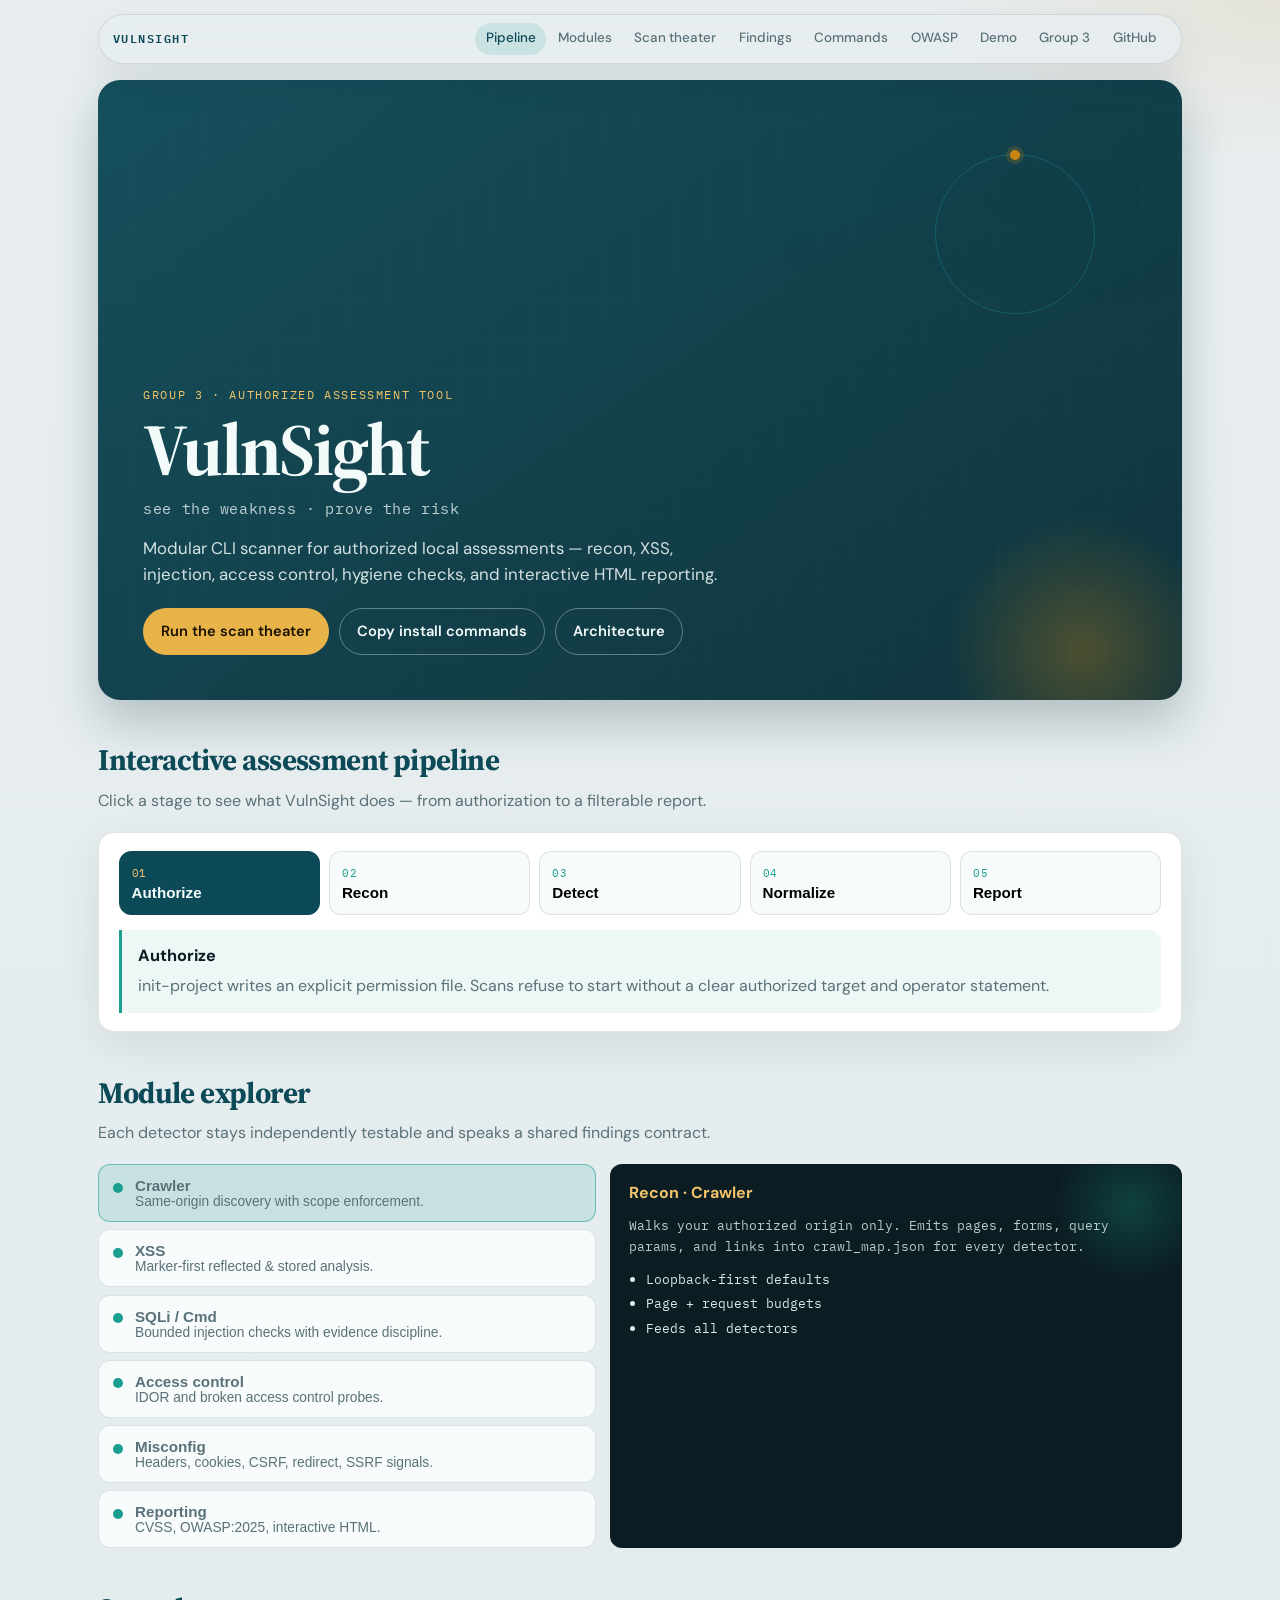
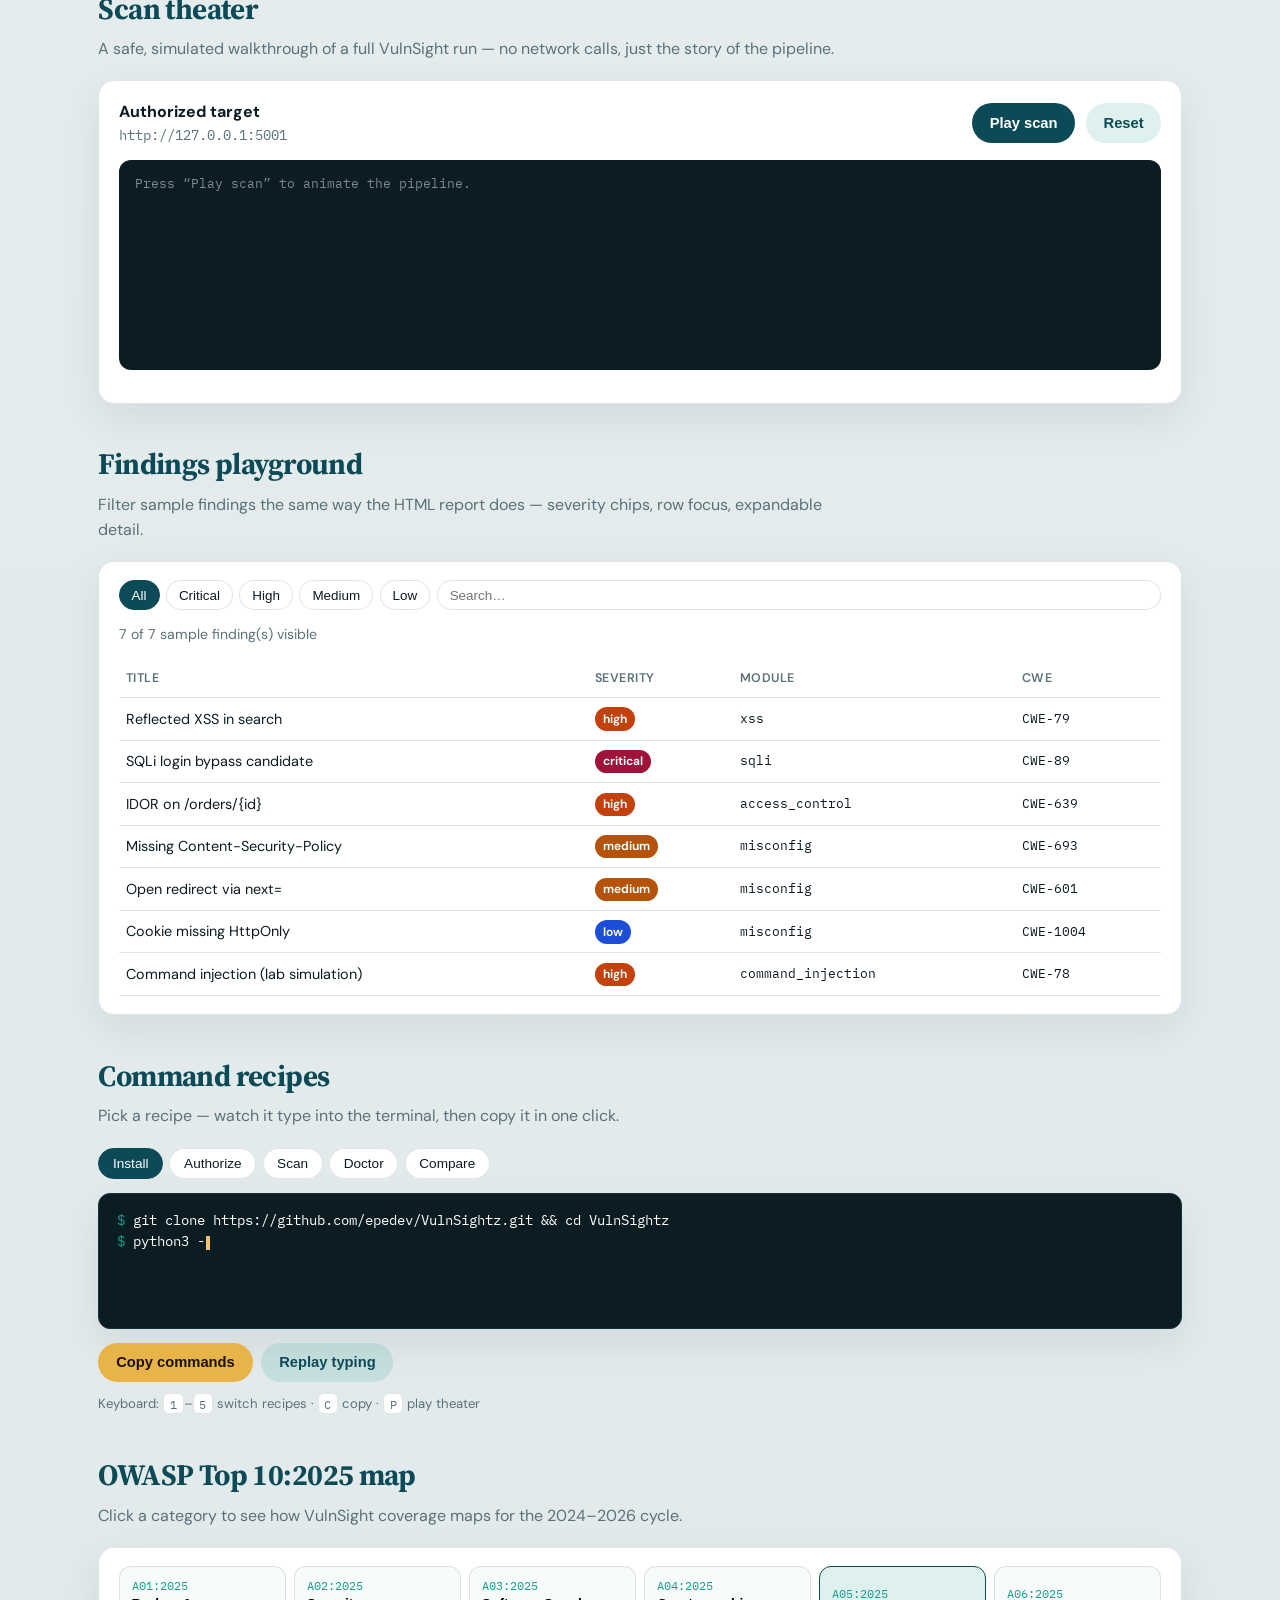
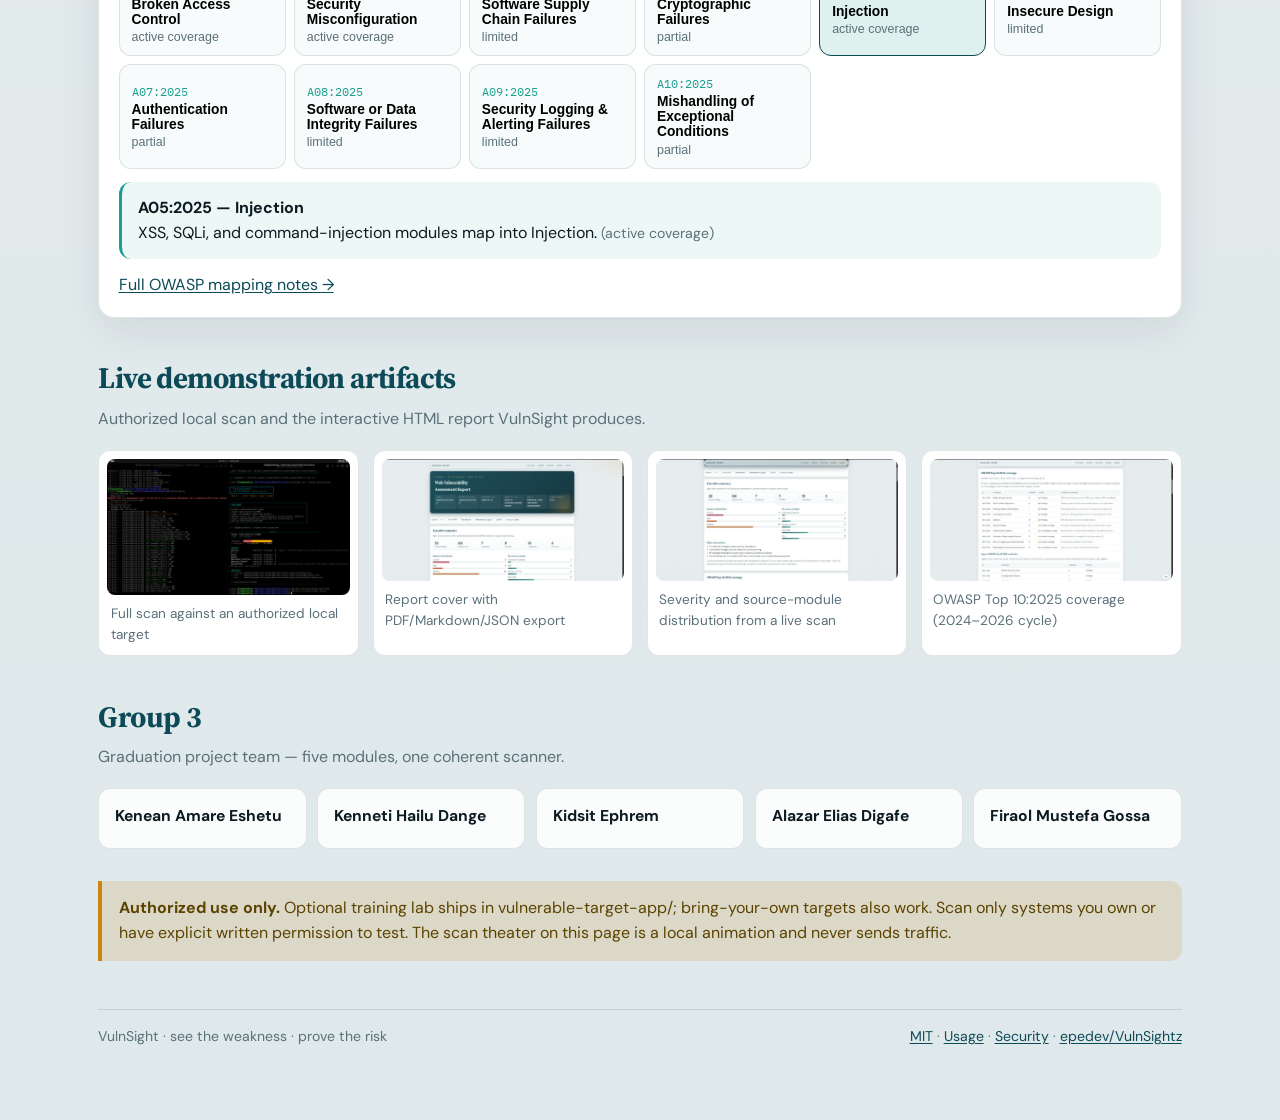
<file: docs/index.html>
<!DOCTYPE html>
<html lang="en">
<head>
  <meta charset="utf-8">
  <meta name="viewport" content="width=device-width, initial-scale=1">
  <title>VulnSight — see the weakness · prove the risk</title>
  <meta name="description" content="Interactive docs for VulnSight: authorized modular web vulnerability scanner by Group 3.">
  <link rel="preconnect" href="https://fonts.googleapis.com">
  <link rel="preconnect" href="https://fonts.gstatic.com" crossorigin>
  <link href="https://fonts.googleapis.com/css2?family=DM+Sans:ital,opsz,wght@0,9..40,400;0,9..40,500;0,9..40,600;0,9..40,700;1,9..40,400&family=IBM+Plex+Mono:wght@400;500;600&family=Source+Serif+4:opsz,wght@8..60,600;8..60,700&display=swap" rel="stylesheet">
  <style>
    :root {
      --ink: #0c1b22;
      --muted: #5a7179;
      --line: rgba(12, 40, 48, 0.12);
      --brand: #0d4a57;
      --accent: #1a9e8f;
      --accent-soft: rgba(26, 158, 143, 0.14);
      --amber: #c98512;
      --amber-soft: rgba(201, 133, 18, 0.16);
      --paper: #e8eef0;
      --paper-deep: #dfe8ea;
      --card: #ffffff;
      --shadow: 0 14px 40px rgba(12, 27, 34, 0.08);
      --crit: #9f1239;
      --high: #c2410c;
      --med: #b45309;
      --low: #1d4ed8;
      --info: #475569;
      --radius: 16px;
    }
    * { box-sizing: border-box; }
    html { scroll-behavior: smooth; }
    body {
      margin: 0;
      font-family: "DM Sans", "Segoe UI", sans-serif;
      color: var(--ink);
      background:
        radial-gradient(900px 420px at 8% -10%, rgba(26,158,143,0.16), transparent 55%),
        radial-gradient(700px 340px at 100% 0%, rgba(201,133,18,0.10), transparent 50%),
        linear-gradient(180deg, var(--paper) 0%, var(--paper-deep) 100%);
      line-height: 1.55;
      min-height: 100vh;
    }
    a { color: var(--brand); text-underline-offset: 2px; }
    a:hover { color: var(--accent); }
    code, .mono { font-family: "IBM Plex Mono", ui-monospace, monospace; font-size: 0.9em; }
    .shell { max-width: 1120px; margin: 0 auto; padding: 0.85rem 1.15rem 4.5rem; }

    .topnav {
      position: sticky; top: 0.55rem; z-index: 50;
      display: flex; flex-wrap: wrap; gap: 0.65rem 1rem;
      align-items: center; justify-content: space-between;
      backdrop-filter: blur(14px) saturate(1.2);
      background: rgba(232, 238, 240, 0.84);
      border: 1px solid var(--line);
      border-radius: 999px;
      padding: 0.5rem 0.85rem;
      margin-bottom: 1rem;
      box-shadow: var(--shadow);
    }
    .brand {
      font-family: "IBM Plex Mono", monospace;
      font-weight: 600; letter-spacing: 0.12em; font-size: 0.78rem; color: var(--brand);
    }
    .nav-links { display: flex; flex-wrap: wrap; gap: 0.1rem; }
    .nav-links a {
      text-decoration: none; font-size: 0.84rem; color: var(--muted);
      padding: 0.35rem 0.65rem; border-radius: 999px; font-weight: 500;
      transition: background 0.15s ease, color 0.15s ease;
    }
    .nav-links a:hover, .nav-links a.is-active {
      background: var(--accent-soft); color: var(--brand);
    }

    .hero {
      position: relative; overflow: hidden;
      min-height: min(78vh, 620px);
      border-radius: calc(var(--radius) + 6px);
      color: #f3fbfa;
      display: grid; align-content: end;
      padding: clamp(1.6rem, 4vw, 2.8rem);
      background:
        linear-gradient(145deg, rgba(13,74,87,0.97), rgba(11,47,56,0.98)),
        radial-gradient(520px 240px at 88% 18%, rgba(26,158,143,0.38), transparent 60%);
      box-shadow: 0 22px 48px rgba(11, 47, 56, 0.24);
      animation: rise 0.55s ease both;
    }
    .hero::before {
      content: ""; position: absolute; inset: 0;
      background:
        repeating-linear-gradient(90deg, rgba(255,255,255,0.03) 0 1px, transparent 1px 36px),
        repeating-linear-gradient(0deg, rgba(255,255,255,0.02) 0 1px, transparent 1px 36px);
      opacity: 0.55; pointer-events: none;
    }
    .hero::after {
      content: ""; position: absolute; width: 280px; height: 280px; border-radius: 50%;
      right: -40px; bottom: -90px;
      background: radial-gradient(circle, rgba(201,133,18,0.32), transparent 68%);
      animation: floaty 9s ease-in-out infinite alternate;
      pointer-events: none;
    }
    .hero-orbit {
      position: absolute; top: 12%; right: 8%; width: 160px; height: 160px;
      border: 1px solid rgba(26,158,143,0.35); border-radius: 50%;
      animation: spin 28s linear infinite; pointer-events: none;
    }
    .hero-orbit span {
      position: absolute; top: -5px; left: 50%; width: 10px; height: 10px;
      margin-left: -5px; border-radius: 50%; background: var(--amber);
      box-shadow: 0 0 0 4px rgba(201,133,18,0.2);
    }
    .hero-kicker {
      position: relative; z-index: 1;
      font-family: "IBM Plex Mono", monospace;
      letter-spacing: 0.14em; text-transform: uppercase;
      font-size: 0.72rem; color: #f0c36a; margin-bottom: 0.7rem;
    }
    .hero h1 {
      position: relative; z-index: 1; margin: 0;
      font-family: "Source Serif 4", Georgia, serif;
      font-size: clamp(2.6rem, 8vw, 4.6rem);
      line-height: 0.95; letter-spacing: -0.03em; max-width: 10ch;
    }
    .hero .tagline {
      position: relative; z-index: 1;
      margin: 0.85rem 0 0; font-family: "IBM Plex Mono", monospace;
      font-size: 0.92rem; color: rgba(243,251,250,0.78); letter-spacing: 0.04em;
    }
    .hero p {
      position: relative; z-index: 1;
      max-width: 36rem; margin: 0.85rem 0 1.35rem;
      color: rgba(243,251,250,0.86); font-size: 1.05rem;
    }
    .cta-row { position: relative; z-index: 1; display: flex; flex-wrap: wrap; gap: 0.65rem; }
    .btn {
      display: inline-flex; align-items: center; gap: 0.4rem;
      border: 1px solid transparent; border-radius: 999px;
      padding: 0.68rem 1.05rem; font-weight: 600; font-size: 0.92rem;
      cursor: pointer; text-decoration: none;
      transition: transform 0.15s ease, background 0.15s ease, border-color 0.15s ease;
    }
    .btn:hover { transform: translateY(-1px); }
    .btn:focus-visible { outline: 2px solid var(--amber); outline-offset: 2px; }
    .btn-primary { background: #e8b44a; color: #1a1200; }
    .btn-primary:hover { background: #f0c36a; color: #1a1200; }
    .btn-ghost { background: transparent; color: #f3fbfa; border-color: rgba(243,251,250,0.35); }
    .btn-ghost:hover { color: #fff; border-color: rgba(243,251,250,0.65); }
    .btn-solid { background: var(--brand); color: #fff; }
    .btn-solid:hover { background: #135a69; color: #fff; }
    .btn-soft { background: var(--accent-soft); color: var(--brand); border-color: transparent; }

    .section { margin-top: 2.35rem; animation: rise 0.5s ease both; }
    .section h2 {
      margin: 0 0 0.35rem;
      font-family: "Source Serif 4", Georgia, serif;
      font-size: clamp(1.45rem, 3vw, 1.85rem);
      color: var(--brand); letter-spacing: -0.02em;
    }
    .lead { color: var(--muted); margin: 0 0 1.15rem; max-width: 46rem; }

    .panel {
      background: var(--card);
      border: 1px solid var(--line);
      border-radius: var(--radius);
      box-shadow: var(--shadow);
      padding: 1.15rem 1.2rem;
    }

    /* Pipeline */
    .pipeline {
      display: grid;
      grid-template-columns: repeat(5, minmax(0, 1fr));
      gap: 0.55rem;
      margin-bottom: 0.9rem;
    }
    .pipe-step {
      position: relative;
      border: 1px solid var(--line);
      background: #f7fbfb;
      border-radius: 12px;
      padding: 0.85rem 0.75rem;
      text-align: left;
      cursor: pointer;
      transition: border-color 0.15s ease, transform 0.15s ease, background 0.15s ease;
    }
    .pipe-step:hover { transform: translateY(-2px); border-color: rgba(26,158,143,0.45); }
    .pipe-step[aria-pressed="true"] {
      background: var(--brand); color: #f3fbfa; border-color: var(--brand);
    }
    .pipe-step .n {
      font-family: "IBM Plex Mono", monospace;
      font-size: 0.7rem; letter-spacing: 0.08em; color: var(--accent);
      display: block; margin-bottom: 0.25rem;
    }
    .pipe-step[aria-pressed="true"] .n { color: #f0c36a; }
    .pipe-step strong { display: block; font-size: 0.95rem; }
    .pipe-detail {
      border-left: 3px solid var(--accent);
      padding: 0.85rem 1rem;
      background: rgba(26,158,143,0.08);
      border-radius: 0 12px 12px 0;
      min-height: 4.5rem;
    }
    .pipe-detail h3 { margin: 0 0 0.35rem; font-size: 1.02rem; }
    .pipe-detail p { margin: 0; color: var(--muted); }

    /* Modules */
    .mod-grid {
      display: grid;
      grid-template-columns: minmax(0, 1fr) minmax(0, 1.15fr);
      gap: 0.9rem;
    }
    .mod-list { display: grid; gap: 0.45rem; }
    .mod-btn {
      display: flex; gap: 0.75rem; align-items: flex-start;
      width: 100%; text-align: left;
      border: 1px solid var(--line); background: #f7fbfb;
      border-radius: 12px; padding: 0.75rem 0.85rem; cursor: pointer;
      transition: border-color 0.15s ease, background 0.15s ease;
    }
    .mod-btn:hover { border-color: rgba(26,158,143,0.45); }
    .mod-btn[aria-pressed="true"] {
      background: var(--accent-soft); border-color: rgba(26,158,143,0.55);
    }
    .mod-btn .dot {
      width: 10px; height: 10px; border-radius: 50%; margin-top: 0.35rem;
      background: var(--accent); flex: 0 0 auto;
    }
    .mod-btn strong { display: block; font-size: 0.95rem; }
    .mod-btn span { color: var(--muted); font-size: 0.86rem; }
    .mod-stage {
      border: 1px solid var(--line); border-radius: 12px;
      background: #0b1c22; color: #d7ebe7; padding: 1rem 1.1rem;
      font-family: "IBM Plex Mono", monospace; font-size: 0.84rem;
      min-height: 220px; position: relative; overflow: hidden;
    }
    .mod-stage .glow {
      position: absolute; width: 160px; height: 160px; border-radius: 50%;
      right: -30px; top: -40px;
      background: radial-gradient(circle, rgba(26,158,143,0.28), transparent 70%);
      pointer-events: none;
    }
    .mod-stage h3 {
      margin: 0 0 0.55rem; font-family: "DM Sans", sans-serif;
      color: #f0c36a; font-size: 1rem; position: relative;
    }
    .mod-stage p { margin: 0 0 0.75rem; color: rgba(215,235,231,0.85); position: relative; }
    .mod-stage ul { margin: 0; padding-left: 1.1rem; position: relative; }
    .mod-stage li { margin: 0.25rem 0; }

    /* Theater */
    .theater-head {
      display: flex; flex-wrap: wrap; gap: 0.65rem;
      align-items: center; justify-content: space-between;
      margin-bottom: 0.85rem;
    }
    .theater-log {
      font-family: "IBM Plex Mono", monospace; font-size: 0.82rem;
      background: #0b1c22; color: #d7ebe7;
      border-radius: 12px; padding: 0.9rem 1rem;
      min-height: 210px; max-height: 280px; overflow: auto;
    }
    .theater-log .ok { color: #4ade80; }
    .theater-log .run { color: #f0c36a; }
    .theater-log .dim { color: rgba(215,235,231,0.55); }
    .bars { display: grid; gap: 0.45rem; margin-top: 0.9rem; }
    .bar-row { display: grid; grid-template-columns: 7.5rem 1fr 2.2rem; gap: 0.55rem; align-items: center; font-size: 0.86rem; }
    .bar-track { height: 8px; background: rgba(12,40,48,0.08); border-radius: 999px; overflow: hidden; }
    .bar-fill { height: 100%; width: 0; border-radius: 999px; transition: width 0.45s ease; background: linear-gradient(90deg, var(--brand), var(--accent)); }

    /* Findings playground */
    .toolbar { display: flex; flex-wrap: wrap; gap: 0.4rem; margin-bottom: 0.75rem; }
    .chip {
      border: 1px solid var(--line); background: #fff; color: var(--ink);
      border-radius: 999px; padding: 0.4rem 0.75rem; font-size: 0.84rem;
      cursor: pointer; font-weight: 500;
    }
    .chip[aria-pressed="true"] { background: var(--brand); color: #fff; border-color: var(--brand); }
    .chip.sev-critical[aria-pressed="true"] { background: var(--crit); border-color: var(--crit); }
    .chip.sev-high[aria-pressed="true"] { background: var(--high); border-color: var(--high); }
    .chip.sev-medium[aria-pressed="true"] { background: var(--med); border-color: var(--med); }
    .chip.sev-low[aria-pressed="true"] { background: var(--low); border-color: var(--low); }
    .find-table { width: 100%; border-collapse: collapse; font-size: 0.9rem; }
    .find-table th, .find-table td { text-align: left; padding: 0.55rem 0.45rem; border-bottom: 1px solid var(--line); }
    .find-table th { color: var(--muted); font-weight: 600; font-size: 0.78rem; text-transform: uppercase; letter-spacing: 0.04em; }
    .find-table tr { cursor: pointer; transition: background 0.12s ease; }
    .find-table tr:hover, .find-table tr.is-active { background: rgba(26,158,143,0.08); }
    .find-table tr[hidden] { display: none; }
    .badge {
      display: inline-block; border-radius: 999px; padding: 0.15rem 0.5rem;
      font-size: 0.75rem; font-weight: 650; color: #fff; text-transform: lowercase;
    }
    .badge.critical { background: var(--crit); }
    .badge.high { background: var(--high); }
    .badge.medium { background: var(--med); }
    .badge.low { background: var(--low); }
    .badge.info { background: var(--info); }
    .find-detail {
      margin-top: 0.85rem; border: 1px solid var(--line); border-radius: 12px;
      padding: 0.9rem 1rem; background: #f7fbfb; display: none;
    }
    .find-detail.is-open { display: block; animation: rise 0.25s ease both; }
    .find-detail h3 { margin: 0 0 0.35rem; font-size: 1.05rem; }
    .find-detail p { margin: 0.35rem 0; color: var(--muted); }

    /* Terminal recipes */
    .tabs { display: flex; flex-wrap: wrap; gap: 0.4rem; margin-bottom: 0.85rem; }
    .tab {
      border: 1px solid var(--line); background: #fff; color: var(--ink);
      border-radius: 999px; padding: 0.45rem 0.85rem; font-size: 0.85rem; cursor: pointer;
    }
    .tab[aria-selected="true"] { background: var(--brand); color: #fff; border-color: var(--brand); }
    .terminal {
      border: 1px solid #16333c; background: #0b1c22; color: #d7ebe7;
      border-radius: 12px; padding: 1rem 1.1rem;
      font-family: "IBM Plex Mono", ui-monospace, monospace; font-size: 0.86rem;
      box-shadow: var(--shadow); overflow-x: auto; min-height: 8.5rem;
    }
    .terminal .prompt { color: var(--accent); }
    .terminal .cmd { color: #fff; }
    .terminal .out { color: #f0c36a; }
    .terminal .caret {
      display: inline-block; width: 0.55ch; height: 1em; margin-left: 1px;
      background: #f0c36a; vertical-align: text-bottom;
      animation: blink 1s steps(1) infinite;
    }
    .panel[hidden] { display: none; }
    .copy-row { margin-top: 0.85rem; display: flex; flex-wrap: wrap; gap: 0.55rem; align-items: center; }
    .muted { color: var(--muted); font-size: 0.88rem; }

    /* OWASP */
    .owasp-grid {
      display: grid;
      grid-template-columns: repeat(auto-fit, minmax(160px, 1fr));
      gap: 0.5rem;
    }
    .owasp-cell {
      border: 1px solid var(--line); border-radius: 12px;
      padding: 0.7rem 0.75rem; background: #f7fbfb;
      cursor: pointer; transition: transform 0.15s ease, border-color 0.15s ease;
      text-align: left;
    }
    .owasp-cell:hover { transform: translateY(-2px); border-color: rgba(26,158,143,0.45); }
    .owasp-cell[aria-pressed="true"] { border-color: var(--brand); background: var(--accent-soft); }
    .owasp-cell .id { font-family: "IBM Plex Mono", monospace; font-size: 0.72rem; color: var(--accent); }
    .owasp-cell strong { display: block; font-size: 0.86rem; margin: 0.2rem 0; }
    .owasp-cell .st { font-size: 0.78rem; color: var(--muted); }
    .owasp-note {
      margin-top: 0.85rem; padding: 0.85rem 1rem;
      border-radius: 12px; background: rgba(26,158,143,0.08);
      border-left: 3px solid var(--accent);
    }

    .shots {
      display: grid;
      grid-template-columns: repeat(auto-fit, minmax(260px, 1fr));
      gap: 0.85rem;
    }
    .shots figure {
      margin: 0; border: 1px solid var(--line); background: #fff;
      border-radius: 12px; padding: 0.5rem; overflow: hidden;
      transition: transform 0.15s ease;
    }
    .shots figure:hover { transform: translateY(-2px); }
    .shots img { width: 100%; height: auto; display: block; border-radius: 8px; }
    .shots figcaption { font-size: 0.85rem; color: var(--muted); margin-top: 0.45rem; padding: 0 0.2rem 0.15rem; }

    .team-grid {
      display: grid;
      grid-template-columns: repeat(auto-fit, minmax(180px, 1fr));
      gap: 0.65rem;
    }
    .team-tile {
      border: 1px solid var(--line); background: rgba(255,255,255,0.85);
      border-radius: 12px; padding: 0.95rem 1rem;
      transition: transform 0.15s ease, border-color 0.15s ease;
    }
    .team-tile:hover { transform: translateY(-2px); border-color: rgba(26,158,143,0.45); }
    .team-tile h3 { margin: 0 0 0.25rem; font-size: 0.98rem; }
    .team-tile p { margin: 0; color: var(--muted); font-size: 0.88rem; }

    .warn {
      margin-top: 2rem;
      border-left: 4px solid var(--amber);
      background: var(--amber-soft);
      padding: 0.95rem 1.05rem;
      border-radius: 0 12px 12px 0;
      color: #5c4300;
    }
    .kbd-hint {
      margin-top: 0.75rem; font-size: 0.82rem; color: var(--muted);
    }
    kbd {
      font-family: "IBM Plex Mono", monospace; font-size: 0.78rem;
      border: 1px solid var(--line); background: #fff;
      border-radius: 6px; padding: 0.1rem 0.35rem;
    }
    footer {
      margin-top: 3rem; padding-top: 1rem; border-top: 1px solid var(--line);
      color: var(--muted); font-size: 0.88rem;
      display: flex; flex-wrap: wrap; gap: 0.75rem; justify-content: space-between;
    }
    .back-top {
      position: fixed; right: 1.1rem; bottom: 1.1rem; z-index: 40;
      width: 44px; height: 44px; border-radius: 50%;
      border: 1px solid var(--line); background: #fff; color: var(--brand);
      box-shadow: var(--shadow); cursor: pointer; opacity: 0; pointer-events: none;
      transition: opacity 0.2s ease, transform 0.15s ease;
    }
    .back-top.show { opacity: 1; pointer-events: auto; }
    .back-top:hover { transform: translateY(-2px); }

    @keyframes rise { from { opacity: 0; transform: translateY(10px); } to { opacity: 1; transform: none; } }
    @keyframes floaty { from { transform: translateY(0); } to { transform: translateY(-18px); } }
    @keyframes spin { to { transform: rotate(360deg); } }
    @keyframes blink { 50% { opacity: 0; } }

    @media (max-width: 860px) {
      .pipeline { grid-template-columns: repeat(2, minmax(0, 1fr)); }
      .mod-grid { grid-template-columns: 1fr; }
    }
    @media (max-width: 560px) {
      .pipeline { grid-template-columns: 1fr; }
      .hero { min-height: auto; }
      .nav-links { display: none; }
    }
    @media (prefers-reduced-motion: reduce) {
      *, *::before, *::after {
        animation-duration: 0.01ms !important;
        animation-iteration-count: 1 !important;
        transition-duration: 0.01ms !important;
      }
      html { scroll-behavior: auto; }
    }
  </style>
</head>
<body>
  <div class="shell">
    <nav class="topnav" aria-label="Primary">
      <div class="brand">VULNSIGHT</div>
      <div class="nav-links">
        <a href="#pipeline" data-nav>Pipeline</a>
        <a href="#modules" data-nav>Modules</a>
        <a href="#theater" data-nav>Scan theater</a>
        <a href="#findings" data-nav>Findings</a>
        <a href="#try" data-nav>Commands</a>
        <a href="#owasp" data-nav>OWASP</a>
        <a href="#demo" data-nav>Demo</a>
        <a href="#team" data-nav>Group 3</a>
        <a href="https://github.com/epedev/VulnSightz" rel="noopener">GitHub</a>
      </div>
    </nav>

    <header class="hero">
      <div class="hero-orbit" aria-hidden="true"><span></span></div>
      <div class="hero-kicker">Group 3 · authorized assessment tool</div>
      <h1>VulnSight</h1>
      <p class="tagline">see the weakness · prove the risk</p>
      <p>
        Modular CLI scanner for authorized local assessments — recon, XSS, injection,
        access control, hygiene checks, and interactive HTML reporting.
      </p>
      <div class="cta-row">
        <a class="btn btn-primary" href="#theater">Run the scan theater</a>
        <a class="btn btn-ghost" href="#try">Copy install commands</a>
        <a class="btn btn-ghost" href="ARCHITECTURE.md">Architecture</a>
      </div>
    </header>

    <section class="section" id="pipeline">
      <h2>Interactive assessment pipeline</h2>
      <p class="lead">Click a stage to see what VulnSight does — from authorization to a filterable report.</p>
      <div class="panel">
        <div class="pipeline" role="toolbar" aria-label="Pipeline stages">
          <button type="button" class="pipe-step" data-pipe="0" aria-pressed="true"><span class="n">01</span><strong>Authorize</strong></button>
          <button type="button" class="pipe-step" data-pipe="1" aria-pressed="false"><span class="n">02</span><strong>Recon</strong></button>
          <button type="button" class="pipe-step" data-pipe="2" aria-pressed="false"><span class="n">03</span><strong>Detect</strong></button>
          <button type="button" class="pipe-step" data-pipe="3" aria-pressed="false"><span class="n">04</span><strong>Normalize</strong></button>
          <button type="button" class="pipe-step" data-pipe="4" aria-pressed="false"><span class="n">05</span><strong>Report</strong></button>
        </div>
        <div class="pipe-detail" id="pipe-detail" aria-live="polite"></div>
      </div>
    </section>

    <section class="section" id="modules">
      <h2>Module explorer</h2>
      <p class="lead">Each detector stays independently testable and speaks a shared findings contract.</p>
      <div class="mod-grid">
        <div class="mod-list" id="mod-list" role="listbox" aria-label="Detection modules"></div>
        <div class="mod-stage" id="mod-stage" aria-live="polite">
          <div class="glow" aria-hidden="true"></div>
        </div>
      </div>
    </section>

    <section class="section" id="theater">
      <h2>Scan theater</h2>
      <p class="lead">A safe, simulated walkthrough of a full VulnSight run — no network calls, just the story of the pipeline.</p>
      <div class="panel">
        <div class="theater-head">
          <div>
            <strong>Authorized target</strong>
            <div class="mono muted">http://127.0.0.1:5001</div>
          </div>
          <div class="cta-row">
            <button type="button" class="btn btn-solid" id="theater-run">Play scan</button>
            <button type="button" class="btn btn-soft" id="theater-reset">Reset</button>
          </div>
        </div>
        <div class="theater-log" id="theater-log" aria-live="polite">
          <div class="dim">Press “Play scan” to animate the pipeline.</div>
        </div>
        <div class="bars" id="theater-bars" hidden></div>
      </div>
    </section>

    <section class="section" id="findings">
      <h2>Findings playground</h2>
      <p class="lead">Filter sample findings the same way the HTML report does — severity chips, row focus, expandable detail.</p>
      <div class="panel">
        <div class="toolbar" role="toolbar" aria-label="Filter sample findings">
          <button type="button" class="chip" data-filter="all" aria-pressed="true">All</button>
          <button type="button" class="chip sev-critical" data-filter="critical" aria-pressed="false">Critical</button>
          <button type="button" class="chip sev-high" data-filter="high" aria-pressed="false">High</button>
          <button type="button" class="chip sev-medium" data-filter="medium" aria-pressed="false">Medium</button>
          <button type="button" class="chip sev-low" data-filter="low" aria-pressed="false">Low</button>
          <input class="chip" id="find-search" type="search" placeholder="Search…" aria-label="Search sample findings" style="flex:1;min-width:10rem;border-radius:999px;cursor:text;">
        </div>
        <p class="muted" id="filter-count"></p>
        <div style="overflow-x:auto;">
          <table class="find-table">
            <thead>
              <tr>
                <th>Title</th>
                <th>Severity</th>
                <th>Module</th>
                <th>CWE</th>
              </tr>
            </thead>
            <tbody id="find-body"></tbody>
          </table>
        </div>
        <div class="find-detail" id="find-detail"></div>
      </div>
    </section>

    <section class="section" id="try">
      <h2>Command recipes</h2>
      <p class="lead">Pick a recipe — watch it type into the terminal, then copy it in one click.</p>
      <div class="tabs" role="tablist" aria-label="Command recipes">
        <button class="tab" role="tab" aria-selected="true" data-panel="install">Install</button>
        <button class="tab" role="tab" aria-selected="false" data-panel="project">Authorize</button>
        <button class="tab" role="tab" aria-selected="false" data-panel="scan">Scan</button>
        <button class="tab" role="tab" aria-selected="false" data-panel="doctor">Doctor</button>
        <button class="tab" role="tab" aria-selected="false" data-panel="compare">Compare</button>
      </div>
      <pre class="terminal" id="term" aria-live="polite"></pre>
      <div class="copy-row">
        <button class="btn btn-primary" type="button" id="copy-btn">Copy commands</button>
        <button class="btn btn-soft" type="button" id="retype-btn">Replay typing</button>
        <span class="muted" id="copy-status"></span>
      </div>
      <p class="kbd-hint">Keyboard: <kbd>1</kbd>–<kbd>5</kbd> switch recipes · <kbd>C</kbd> copy · <kbd>P</kbd> play theater</p>
    </section>

    <section class="section" id="owasp">
      <h2>OWASP Top 10:2025 map</h2>
      <p class="lead">Click a category to see how VulnSight coverage maps for the 2024–2026 cycle.</p>
      <div class="panel">
        <div class="owasp-grid" id="owasp-grid"></div>
        <div class="owasp-note" id="owasp-note" aria-live="polite"></div>
        <p style="margin:0.9rem 0 0;"><a href="OWASP_TOP10.md">Full OWASP mapping notes →</a></p>
      </div>
    </section>

    <section class="section" id="demo">
      <h2>Live demonstration artifacts</h2>
      <p class="lead">Authorized local scan and the interactive HTML report VulnSight produces.</p>
      <div class="shots">
        <figure>
          <img src="images/demo-scan-terminals.png" alt="VulnSight scan running beside the local target application" loading="lazy">
          <figcaption>Full scan against an authorized local target</figcaption>
        </figure>
        <figure>
          <img src="images/demo-report-summary.png" alt="VulnSight HTML report cover with export controls and executive summary" loading="lazy">
          <figcaption>Report cover with PDF/Markdown/JSON export</figcaption>
        </figure>
        <figure>
          <img src="images/demo-report-modules.png" alt="VulnSight executive summary with severity and module distribution" loading="lazy">
          <figcaption>Severity and source-module distribution from a live scan</figcaption>
        </figure>
        <figure>
          <img src="images/demo-report-owasp.png" alt="OWASP Top 10:2025 coverage table in the VulnSight report" loading="lazy">
          <figcaption>OWASP Top 10:2025 coverage (2024–2026 cycle)</figcaption>
        </figure>
      </div>
    </section>

    <section class="section" id="team">
      <h2>Group 3</h2>
      <p class="lead">Graduation project team — five modules, one coherent scanner.</p>
      <div class="team-grid">
        <article class="team-tile"><h3>Kenean Amare Eshetu</h3></article>
        <article class="team-tile"><h3>Kenneti Hailu Dange</h3></article>
        <article class="team-tile"><h3>Kidsit Ephrem</h3></article>
        <article class="team-tile"><h3>Alazar Elias Digafe</h3></article>
        <article class="team-tile"><h3>Firaol Mustefa Gossa</h3></article>
      </div>
    </section>

    <div class="warn" role="note">
      <strong>Authorized use only.</strong> Optional training lab ships in vulnerable-target-app/; bring-your-own targets also work.
      Scan only systems you own or have explicit written permission to test.
      The scan theater on this page is a local animation and never sends traffic.
    </div>

    <footer>
      <span>VulnSight · see the weakness · prove the risk</span>
      <span>
        <a href="../LICENSE">MIT</a> ·
        <a href="USAGE.md">Usage</a> ·
        <a href="SECURITY.md">Security</a> ·
        <a href="https://github.com/epedev/VulnSightz">epedev/VulnSightz</a>
      </span>
    </footer>
  </div>

  <button type="button" class="back-top" id="back-top" aria-label="Back to top">↑</button>

  <script>
    const PIPE = [
      {
        title: "Authorize",
        body: "init-project writes an explicit permission file. Scans refuse to start without a clear authorized target and operator statement."
      },
      {
        title: "Recon",
        body: "The same-origin crawler builds crawl_map.json — pages, forms, parameters, and links — under a page/request budget."
      },
      {
        title: "Detect",
        body: "XSS, SQLi, command injection, access control, and misconfig modules probe in parallel-friendly isolation with shared Finding models."
      },
      {
        title: "Normalize",
        body: "Reporting ingests module JSON, deduplicates conservatively, scores CVSS when possible, and maps OWASP Top 10:2025 labels."
      },
      {
        title: "Report",
        body: "Self-contained HTML with sticky filters, accordion details, OWASP coverage, plus Markdown / PDF / JSON exports."
      }
    ];

    const MODULES = [
      {
        id: "crawler",
        name: "Crawler",
        tag: "Recon",
        blurb: "Same-origin discovery with scope enforcement.",
        detail: "Walks your authorized origin only. Emits pages, forms, query params, and links into crawl_map.json for every detector.",
        bullets: ["Loopback-first defaults", "Page + request budgets", "Feeds all detectors"]
      },
      {
        id: "xss",
        name: "XSS",
        tag: "Inject",
        blurb: "Marker-first reflected & stored analysis.",
        detail: "Places unique markers, classifies render context, and only escalates when verification is earned — including inert JSON script types.",
        bullets: ["Context-aware classification", "Optional browser verify", "Honest confidence levels"]
      },
      {
        id: "sqli",
        name: "SQLi / Cmd",
        tag: "Inject",
        blurb: "Bounded injection checks with evidence discipline.",
        detail: "Error/boolean/time signals for SQL injection and simulated command-injection labs — never claims OS shell without proof.",
        bullets: ["Crawl-map driven", "Noise-aware signals", "Probable vs confirmed"]
      },
      {
        id: "access",
        name: "Access control",
        tag: "AuthZ",
        blurb: "IDOR and broken access control probes.",
        detail: "Compares object access across roles and unauthenticated paths to surface authorization boundary failures.",
        bullets: ["IDOR candidates", "Role mismatch checks", "BAC fallbacks"]
      },
      {
        id: "misconfig",
        name: "Misconfig",
        tag: "Hygiene",
        blurb: "Headers, cookies, CSRF, redirect, SSRF signals.",
        detail: "Passive and light-active hygiene checks that catch missing defenses and dangerous redirect/SSRF parameter patterns.",
        bullets: ["Security headers", "Cookie flags", "Open redirect probes"]
      },
      {
        id: "report",
        name: "Reporting",
        tag: "Output",
        blurb: "CVSS, OWASP:2025, interactive HTML.",
        detail: "Canonical schema, conservative dedupe, filterable HTML report, Markdown/PDF/JSON — with incomplete-assessment honesty.",
        bullets: ["OWASP Top 10:2025", "Severity filters", "Export buttons"]
      }
    ];

    const FINDINGS = [
      { id: "1", title: "Reflected XSS in search", severity: "high", module: "xss", cwe: "CWE-79", detail: "User input reflected without contextual encoding. Marker confirmed in HTML body context." },
      { id: "2", title: "SQLi login bypass candidate", severity: "critical", module: "sqli", cwe: "CWE-89", detail: "Authentication query appears to concatenate untrusted input. Boolean differential observed." },
      { id: "3", title: "IDOR on /orders/{id}", severity: "high", module: "access_control", cwe: "CWE-639", detail: "Changing the object id returned another user's order without authorization checks." },
      { id: "4", title: "Missing Content-Security-Policy", severity: "medium", module: "misconfig", cwe: "CWE-693", detail: "Response lacks CSP, weakening defense-in-depth against XSS impact." },
      { id: "5", title: "Open redirect via next=", severity: "medium", module: "misconfig", cwe: "CWE-601", detail: "External URL accepted in redirect parameter; Location pointed off-origin." },
      { id: "6", title: "Cookie missing HttpOnly", severity: "low", module: "misconfig", cwe: "CWE-1004", detail: "Session cookie readable by script if XSS is present." },
      { id: "7", title: "Command injection (lab simulation)", severity: "high", module: "command_injection", cwe: "CWE-78", detail: "Simulated timing/output signal on a training endpoint — marked probable, not OS-shell confirmed." }
    ];

    const OWASP = [
      { id: "A01:2025", name: "Broken Access Control", status: "active coverage", note: "Access-control module + open-redirect checks contribute findings here." },
      { id: "A02:2025", name: "Security Misconfiguration", status: "active coverage", note: "Missing headers, cookie flags, CSRF candidates, and disclosure signals." },
      { id: "A03:2025", name: "Software Supply Chain Failures", status: "limited", note: "Not a primary VulnSight detector focus for local lab assessments." },
      { id: "A04:2025", name: "Cryptographic Failures", status: "partial", note: "HSTS absence on HTTPS targets is mapped here when applicable." },
      { id: "A05:2025", name: "Injection", status: "active coverage", note: "XSS, SQLi, and command-injection modules map into Injection." },
      { id: "A06:2025", name: "Insecure Design", status: "limited", note: "Design flaws need human review; scanner findings may only hint." },
      { id: "A07:2025", name: "Authentication Failures", status: "partial", note: "Login SQLi bypass signals can indicate auth weaknesses." },
      { id: "A08:2025", name: "Software or Data Integrity Failures", status: "limited", note: "Outside core local-lab detector scope." },
      { id: "A09:2025", name: "Security Logging & Alerting Failures", status: "limited", note: "Not directly tested; absence of logs is not inferred." },
      { id: "A10:2025", name: "Mishandling of Exceptional Conditions", status: "partial", note: "Verbose error / disclosure style findings may map here." }
    ];

    const RECIPES = {
      install: [
        ["$", "git clone https://github.com/epedev/VulnSightz.git && cd VulnSightz"],
        ["$", "python3 -m venv .venv && source .venv/bin/activate"],
        ["$", "pip install -e \".[dev]\""],
        ["✔", "RESULT: ready — you can run vulnsight scan"]
      ],
      project: [
        ["$", "vulnsight init-project -o myproject.json --target http://127.0.0.1:5001"],
        ["$", "# edit authorization.authorized_by"],
        ["✔", "wrote authorized project file → myproject.json"]
      ],
      scan: [
        ["$", "vulnsight scan --project myproject.json"],
        ["✔", "SCAN BRIEF → modules engaged → HTML report written"],
        ["$", "xdg-open reports/vulnsight_report.html  # or open on macOS/Windows"]
      ],
      doctor: [
        ["$", "vulnsight doctor"],
        ["✔", "Python · modules · imports · ready"],
        ["$", "vulnsight docs   # opens this interactive page"]
      ],
      compare: [
        ["$", "vulnsight compare \\"],
        [" ", "  --current reports/findings.json \\"],
        [" ", "  --baseline fixtures/secure_baseline_findings.json \\"],
        [" ", "  --output reports"],
        ["✔", "compare_report.md + compare_report.json"]
      ]
    };

    /* ---------- Pipeline ---------- */
    const pipeDetail = document.getElementById("pipe-detail");
    const pipeSteps = [...document.querySelectorAll(".pipe-step")];
    function showPipe(i) {
      pipeSteps.forEach((b) => b.setAttribute("aria-pressed", String(b.dataset.pipe === String(i))));
      const step = PIPE[i];
      pipeDetail.innerHTML = `<h3>${step.title}</h3><p>${step.body}</p>`;
    }
    pipeSteps.forEach((b) => b.addEventListener("click", () => showPipe(Number(b.dataset.pipe))));
    showPipe(0);

    /* ---------- Modules ---------- */
    const modList = document.getElementById("mod-list");
    const modStage = document.getElementById("mod-stage");
    function showModule(mod) {
      [...modList.querySelectorAll(".mod-btn")].forEach((b) => {
        b.setAttribute("aria-pressed", String(b.dataset.id === mod.id));
      });
      modStage.innerHTML = `
        <div class="glow" aria-hidden="true"></div>
        <h3>${mod.tag} · ${mod.name}</h3>
        <p>${mod.detail}</p>
        <ul>${mod.bullets.map((x) => `<li>${x}</li>`).join("")}</ul>`;
    }
    MODULES.forEach((mod, idx) => {
      const btn = document.createElement("button");
      btn.type = "button";
      btn.className = "mod-btn";
      btn.dataset.id = mod.id;
      btn.setAttribute("role", "option");
      btn.setAttribute("aria-pressed", String(idx === 0));
      btn.innerHTML = `<span class="dot" aria-hidden="true"></span><span><strong>${mod.name}</strong><span>${mod.blurb}</span></span>`;
      btn.addEventListener("click", () => showModule(mod));
      modList.appendChild(btn);
    });
    showModule(MODULES[0]);

    /* ---------- Scan theater ---------- */
    const theaterLog = document.getElementById("theater-log");
    const theaterBars = document.getElementById("theater-bars");
    let theaterTimer = null;
    const THEATER_STEPS = [
      { t: "scope", html: `<span class="dim">$</span> validating authorization · <span class="ok">loopback OK</span>` },
      { t: "crawl", html: `<span class="run">▸ crawler</span> mapping origin… <span class="ok">18 pages</span>` },
      { t: "xss", html: `<span class="run">▸ xss</span> markers + context… <span class="ok">2 candidates</span>` },
      { t: "sqli", html: `<span class="run">▸ sqli / cmd</span> bounded probes… <span class="ok">1 probable</span>` },
      { t: "access", html: `<span class="run">▸ access_control</span> object checks… <span class="ok">1 IDOR</span>` },
      { t: "misc", html: `<span class="run">▸ misconfig</span> headers + cookies… <span class="ok">3 hygiene</span>` },
      { t: "report", html: `<span class="run">▸ reporting</span> normalize · CVSS · OWASP… <span class="ok">HTML ready</span>` },
      { t: "done", html: `<span class="ok">✔ SCAN COMPLETE</span> → reports/vulnsight_report.html` }
    ];
    function resetTheater() {
      if (theaterTimer) { clearTimeout(theaterTimer); theaterTimer = null; }
      theaterLog.innerHTML = `<div class="dim">Press “Play scan” to animate the pipeline.</div>`;
      theaterBars.hidden = true;
      theaterBars.innerHTML = "";
    }
    function playTheater() {
      resetTheater();
      theaterLog.innerHTML = "";
      theaterBars.hidden = false;
      const mods = [
        ["crawler", 100], ["xss", 72], ["sqli", 55], ["access_control", 40], ["misconfig", 88], ["reporting", 100]
      ];
      theaterBars.innerHTML = mods.map(([name]) => `
        <div class="bar-row">
          <span class="mono">${name}</span>
          <div class="bar-track"><div class="bar-fill" data-mod="${name}"></div></div>
          <span class="mono" data-pct="${name}">0%</span>
        </div>`).join("");
      let i = 0;
      const tick = () => {
        if (i >= THEATER_STEPS.length) return;
        const row = document.createElement("div");
        row.innerHTML = THEATER_STEPS[i].html;
        theaterLog.appendChild(row);
        theaterLog.scrollTop = theaterLog.scrollHeight;
        const fillIdx = Math.min(i, mods.length - 1);
        if (i < mods.length) {
          const [name, pct] = mods[fillIdx];
          const el = theaterBars.querySelector(`[data-mod="${name}"]`);
          const label = theaterBars.querySelector(`[data-pct="${name}"]`);
          if (el) el.style.width = pct + "%";
          if (label) label.textContent = pct + "%";
        }
        if (i === THEATER_STEPS.length - 1) {
          mods.forEach(([name, pct]) => {
            const el = theaterBars.querySelector(`[data-mod="${name}"]`);
            const label = theaterBars.querySelector(`[data-pct="${name}"]`);
            if (el) el.style.width = pct + "%";
            if (label) label.textContent = pct + "%";
          });
        }
        i += 1;
        theaterTimer = setTimeout(tick, 520);
      };
      tick();
    }
    document.getElementById("theater-run").addEventListener("click", playTheater);
    document.getElementById("theater-reset").addEventListener("click", resetTheater);

    /* ---------- Findings playground ---------- */
    const findBody = document.getElementById("find-body");
    const findDetail = document.getElementById("find-detail");
    const filterCount = document.getElementById("filter-count");
    const filterChips = [...document.querySelectorAll(".chip[data-filter]")];
    const findSearch = document.getElementById("find-search");
    let sevFilter = "all";

    FINDINGS.forEach((f) => {
      const tr = document.createElement("tr");
      tr.dataset.severity = f.severity;
      tr.dataset.search = `${f.title} ${f.module} ${f.cwe}`.toLowerCase();
      tr.innerHTML = `
        <td>${f.title}</td>
        <td><span class="badge ${f.severity}">${f.severity}</span></td>
        <td class="mono">${f.module}</td>
        <td class="mono">${f.cwe}</td>`;
      tr.addEventListener("click", () => {
        [...findBody.querySelectorAll("tr")].forEach((r) => r.classList.remove("is-active"));
        tr.classList.add("is-active");
        findDetail.classList.add("is-open");
        findDetail.innerHTML = `
          <h3>${f.title}</h3>
          <p><span class="badge ${f.severity}">${f.severity}</span> · <span class="mono">${f.module}</span> · <span class="mono">${f.cwe}</span></p>
          <p>${f.detail}</p>
          <p class="muted">Sample data for docs only — generate a real report with <span class="mono">vulnsight scan</span>.</p>`;
      });
      findBody.appendChild(tr);
    });

    function applyFindFilter() {
      const q = (findSearch.value || "").trim().toLowerCase();
      let visible = 0;
      [...findBody.querySelectorAll("tr")].forEach((tr) => {
        const sevOk = sevFilter === "all" || tr.dataset.severity === sevFilter;
        const textOk = !q || (tr.dataset.search || "").includes(q);
        const show = sevOk && textOk;
        tr.hidden = !show;
        if (show) visible += 1;
      });
      filterCount.textContent = `${visible} of ${FINDINGS.length} sample finding(s) visible`;
    }
    filterChips.forEach((chip) => {
      chip.addEventListener("click", () => {
        sevFilter = chip.dataset.filter;
        filterChips.forEach((c) => c.setAttribute("aria-pressed", String(c === chip)));
        applyFindFilter();
      });
    });
    findSearch.addEventListener("input", applyFindFilter);
    applyFindFilter();

    /* ---------- OWASP ---------- */
    const owaspGrid = document.getElementById("owasp-grid");
    const owaspNote = document.getElementById("owasp-note");
    function showOwasp(item) {
      [...owaspGrid.querySelectorAll(".owasp-cell")].forEach((c) => {
        c.setAttribute("aria-pressed", String(c.dataset.id === item.id));
      });
      owaspNote.innerHTML = `<strong>${item.id} — ${item.name}</strong><br>${item.note} <span class="muted">(${item.status})</span>`;
    }
    OWASP.forEach((item, idx) => {
      const btn = document.createElement("button");
      btn.type = "button";
      btn.className = "owasp-cell";
      btn.dataset.id = item.id;
      btn.setAttribute("aria-pressed", String(idx === 4));
      btn.innerHTML = `<div class="id">${item.id}</div><strong>${item.name}</strong><div class="st">${item.status}</div>`;
      btn.addEventListener("click", () => showOwasp(item));
      owaspGrid.appendChild(btn);
    });
    showOwasp(OWASP[4]);

    /* ---------- Terminal typing ---------- */
    const term = document.getElementById("term");
    const tabs = [...document.querySelectorAll(".tab")];
    let activePanel = "install";
    let typeTimer = null;
    let typedPlain = "";

    function recipePlain(key) {
      return RECIPES[key].map(([p, c]) => (p === "$" ? "$ " + c : p === "✔" ? "✔ " + c : "  " + c)).join("\n");
    }

    function renderTyped(key, animate) {
      if (typeTimer) { clearTimeout(typeTimer); typeTimer = null; }
      const lines = RECIPES[key];
      typedPlain = recipePlain(key);
      if (!animate) {
        term.innerHTML = lines.map(([p, c]) => {
          if (p === "$") return `<span class="prompt">$</span> <span class="cmd">${escapeHtml(c)}</span>`;
          if (p === "✔") return `<span class="out">✔ ${escapeHtml(c)}</span>`;
          return `<span class="dim">  ${escapeHtml(c)}</span>`;
        }).join("\n");
        return;
      }
      term.innerHTML = "";
      let li = 0, ci = 0;
      const step = () => {
        if (li >= lines.length) return;
        const [p, c] = lines[li];
        if (ci === 0) {
          const row = document.createElement("div");
          if (p === "$") row.innerHTML = `<span class="prompt">$</span> <span class="cmd"></span><span class="caret"></span>`;
          else if (p === "✔") row.innerHTML = `<span class="out"></span><span class="caret"></span>`;
          else row.innerHTML = `<span class="dim">  </span><span class="cmd"></span><span class="caret"></span>`;
          term.appendChild(row);
        }
        const row = term.lastElementChild;
        const target = row.querySelector(".cmd, .out");
        const caret = row.querySelector(".caret");
        if (ci <= c.length) {
          if (p === "✔") target.textContent = "✔ " + c.slice(0, ci);
          else target.textContent = c.slice(0, ci);
          ci += 1;
          typeTimer = setTimeout(step, 12 + Math.random() * 18);
        } else {
          if (caret) caret.remove();
          li += 1; ci = 0;
          typeTimer = setTimeout(step, 180);
        }
      };
      step();
    }

    function escapeHtml(s) {
      return String(s).replace(/[&<>"']/g, (ch) => ({
        "&": "&amp;", "<": "&lt;", ">": "&gt;", '"': "&quot;", "'": "&#39;"
      })[ch]);
    }

    function selectTab(key) {
      activePanel = key;
      tabs.forEach((t) => t.setAttribute("aria-selected", String(t.dataset.panel === key)));
      renderTyped(key, true);
      document.getElementById("copy-status").textContent = "";
    }
    tabs.forEach((tab) => tab.addEventListener("click", () => selectTab(tab.dataset.panel)));
    selectTab("install");

    document.getElementById("copy-btn").addEventListener("click", async () => {
      try {
        await navigator.clipboard.writeText(typedPlain || recipePlain(activePanel));
        document.getElementById("copy-status").textContent = "Copied to clipboard.";
      } catch {
        document.getElementById("copy-status").textContent = "Select the terminal and copy manually.";
      }
    });
    document.getElementById("retype-btn").addEventListener("click", () => renderTyped(activePanel, true));

    /* ---------- Nav active + back top + keys ---------- */
    const navLinks = [...document.querySelectorAll("[data-nav]")];
    const sections = navLinks.map((a) => document.querySelector(a.getAttribute("href"))).filter(Boolean);
    const backTop = document.getElementById("back-top");
    const onScroll = () => {
      const y = window.scrollY + 120;
      let current = sections[0];
      for (const sec of sections) {
        if (sec.offsetTop <= y) current = sec;
      }
      navLinks.forEach((a) => a.classList.toggle("is-active", a.getAttribute("href") === "#" + current.id));
      backTop.classList.toggle("show", window.scrollY > 500);
    };
    window.addEventListener("scroll", onScroll, { passive: true });
    backTop.addEventListener("click", () => window.scrollTo({ top: 0, behavior: "smooth" }));
    onScroll();

    window.addEventListener("keydown", (e) => {
      if (e.target.matches("input, textarea")) return;
      const keys = { "1": "install", "2": "project", "3": "scan", "4": "doctor", "5": "compare" };
      if (keys[e.key]) { selectTab(keys[e.key]); document.getElementById("try").scrollIntoView({ behavior: "smooth" }); }
      if (e.key === "c" || e.key === "C") document.getElementById("copy-btn").click();
      if (e.key === "p" || e.key === "P") {
        document.getElementById("theater").scrollIntoView({ behavior: "smooth" });
        playTheater();
      }
    });
  </script>
</body>
</html>
</file>
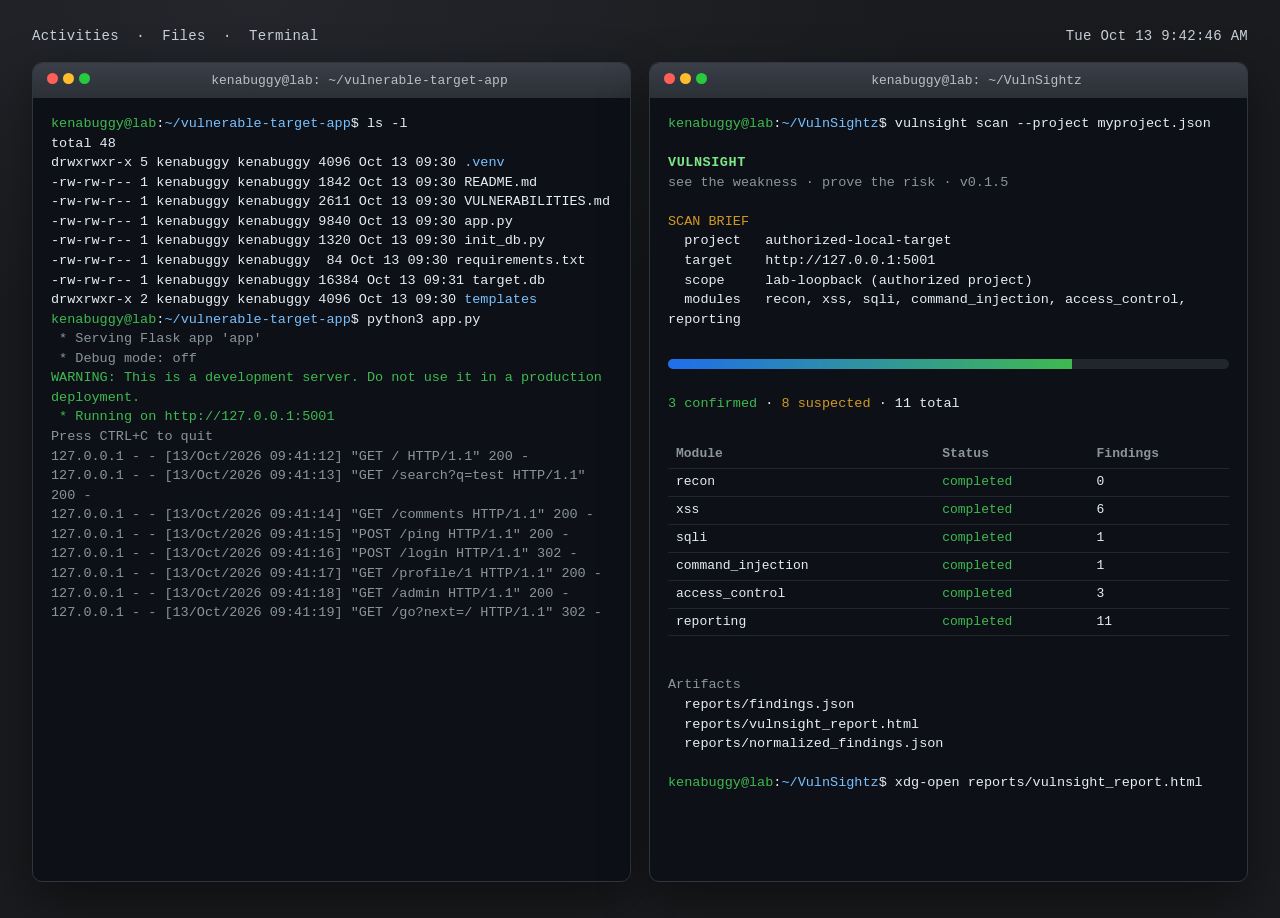
<file: scripts/demo_scan_terminals.html>
<!DOCTYPE html>
<html lang="en">
<head>
  <meta charset="utf-8">
  <title>VulnSight demo — scan terminals</title>
  <style>
    :root {
      --bg: #1a1b1e;
      --panel: #0d1117;
      --title: #2b2f36;
      --text: #e6edf3;
      --dim: #8b949e;
      --green: #3fb950;
      --cyan: #79c0ff;
      --amber: #d29922;
      --red: #f85149;
      --border: #30363d;
    }
    * { box-sizing: border-box; }
    html, body {
      margin: 0; padding: 0;
      background: var(--bg);
      color: var(--text);
      font-family: "JetBrains Mono", "Cascadia Mono", "Fira Code", ui-monospace, monospace;
    }
    .desktop {
      min-height: 100vh;
      padding: 28px 32px 36px;
      background:
        radial-gradient(1200px 600px at 20% 0%, #24262c 0%, transparent 55%),
        var(--bg);
    }
    .menubar {
      display: flex; justify-content: space-between; align-items: center;
      color: #c9d1d9; font-size: 14px; margin-bottom: 18px; letter-spacing: 0.02em;
    }
    .grid {
      display: grid;
      grid-template-columns: 1fr 1fr;
      gap: 18px;
      min-height: 820px;
    }
    .window {
      background: var(--panel);
      border: 1px solid var(--border);
      border-radius: 10px;
      overflow: hidden;
      box-shadow: 0 18px 50px rgba(0,0,0,0.45);
      display: flex; flex-direction: column;
    }
    .titlebar {
      background: linear-gradient(180deg, #3a3f48, var(--title));
      padding: 10px 14px;
      display: flex; align-items: center; gap: 8px;
      font-size: 13px; color: #d8dee4;
    }
    .dots span {
      display: inline-block; width: 11px; height: 11px; border-radius: 50%;
      margin-right: 5px;
    }
    .dot-r { background: #ff5f56; }
    .dot-y { background: #ffbd2e; }
    .dot-g { background: #27c93f; }
    .title { flex: 1; text-align: center; color: #b8c0c8; }
    .body {
      padding: 16px 18px 20px;
      font-size: 13.5px;
      line-height: 1.45;
      white-space: pre-wrap;
      flex: 1;
    }
    .prompt { color: var(--green); }
    .cmd { color: var(--text); }
    .dim { color: var(--dim); }
    .cyan { color: var(--cyan); }
    .amber { color: var(--amber); }
    .ok { color: var(--green); }
    .banner {
      color: #7ee787;
      font-weight: 700;
      letter-spacing: 0.04em;
    }
    table.mod {
      border-collapse: collapse;
      margin-top: 8px;
      width: 100%;
      font-size: 13px;
    }
    table.mod th, table.mod td {
      border-bottom: 1px solid #21262d;
      padding: 4px 8px;
      text-align: left;
    }
    table.mod th { color: var(--dim); font-weight: 600; }
    .bar {
      margin: 10px 0 6px;
      height: 10px;
      background: #21262d;
      border-radius: 999px;
      overflow: hidden;
    }
    .bar > i {
      display: block; height: 100%; width: 72%;
      background: linear-gradient(90deg, #1f6feb, #3fb950);
    }
  </style>
</head>
<body>
  <div class="desktop">
    <div class="menubar">
      <div>Activities &nbsp;·&nbsp; Files &nbsp;·&nbsp; Terminal</div>
      <div>Tue Oct 13  9:42:46 AM</div>
    </div>
    <div class="grid">
      <section class="window">
        <div class="titlebar">
          <div class="dots"><span class="dot-r"></span><span class="dot-y"></span><span class="dot-g"></span></div>
          <div class="title">kenabuggy@lab: ~/vulnerable-target-app</div>
        </div>
        <div class="body"><span class="prompt">kenabuggy@lab</span>:<span class="cyan">~/vulnerable-target-app</span>$ <span class="cmd">ls -l</span>
total 48
drwxrwxr-x 5 kenabuggy kenabuggy 4096 Oct 13 09:30 <span class="cyan">.venv</span>
-rw-rw-r-- 1 kenabuggy kenabuggy 1842 Oct 13 09:30 README.md
-rw-rw-r-- 1 kenabuggy kenabuggy 2611 Oct 13 09:30 VULNERABILITIES.md
-rw-rw-r-- 1 kenabuggy kenabuggy 9840 Oct 13 09:30 app.py
-rw-rw-r-- 1 kenabuggy kenabuggy 1320 Oct 13 09:30 init_db.py
-rw-rw-r-- 1 kenabuggy kenabuggy  84 Oct 13 09:30 requirements.txt
-rw-rw-r-- 1 kenabuggy kenabuggy 16384 Oct 13 09:31 target.db
drwxrwxr-x 2 kenabuggy kenabuggy 4096 Oct 13 09:30 <span class="cyan">templates</span>
<span class="prompt">kenabuggy@lab</span>:<span class="cyan">~/vulnerable-target-app</span>$ <span class="cmd">python3 app.py</span>
 <span class="dim">* Serving Flask app 'app'</span>
 <span class="dim">* Debug mode: off</span>
<span class="ok">WARNING: This is a development server. Do not use it in a production deployment.</span>
<span class="ok"> * Running on http://127.0.0.1:5001</span>
<span class="dim">Press CTRL+C to quit</span>
<span class="dim">127.0.0.1 - - [13/Oct/2026 09:41:12] "GET / HTTP/1.1" 200 -</span>
<span class="dim">127.0.0.1 - - [13/Oct/2026 09:41:13] "GET /search?q=test HTTP/1.1" 200 -</span>
<span class="dim">127.0.0.1 - - [13/Oct/2026 09:41:14] "GET /comments HTTP/1.1" 200 -</span>
<span class="dim">127.0.0.1 - - [13/Oct/2026 09:41:15] "POST /ping HTTP/1.1" 200 -</span>
<span class="dim">127.0.0.1 - - [13/Oct/2026 09:41:16] "POST /login HTTP/1.1" 302 -</span>
<span class="dim">127.0.0.1 - - [13/Oct/2026 09:41:17] "GET /profile/1 HTTP/1.1" 200 -</span>
<span class="dim">127.0.0.1 - - [13/Oct/2026 09:41:18] "GET /admin HTTP/1.1" 200 -</span>
<span class="dim">127.0.0.1 - - [13/Oct/2026 09:41:19] "GET /go?next=/ HTTP/1.1" 302 -</span>
</div>
      </section>
      <section class="window">
        <div class="titlebar">
          <div class="dots"><span class="dot-r"></span><span class="dot-y"></span><span class="dot-g"></span></div>
          <div class="title">kenabuggy@lab: ~/VulnSightz</div>
        </div>
        <div class="body"><span class="prompt">kenabuggy@lab</span>:<span class="cyan">~/VulnSightz</span>$ <span class="cmd">vulnsight scan --project myproject.json</span>

<span class="banner">VULNSIGHT</span>
<span class="dim">see the weakness · prove the risk · v0.1.5</span>

<span class="amber">SCAN BRIEF</span>
  project   authorized-local-target
  target    http://127.0.0.1:5001
  scope     lab-loopback (authorized project)
  modules   recon, xss, sqli, command_injection, access_control, reporting

<div class="bar"><i></i></div>
<span class="ok">3 confirmed</span> · <span class="amber">8 suspected</span> · 11 total

<table class="mod">
  <tr><th>Module</th><th>Status</th><th>Findings</th></tr>
  <tr><td>recon</td><td class="ok">completed</td><td>0</td></tr>
  <tr><td>xss</td><td class="ok">completed</td><td>6</td></tr>
  <tr><td>sqli</td><td class="ok">completed</td><td>1</td></tr>
  <tr><td>command_injection</td><td class="ok">completed</td><td>1</td></tr>
  <tr><td>access_control</td><td class="ok">completed</td><td>3</td></tr>
  <tr><td>reporting</td><td class="ok">completed</td><td>11</td></tr>
</table>

<span class="dim">Artifacts</span>
  reports/findings.json
  reports/vulnsight_report.html
  reports/normalized_findings.json

<span class="prompt">kenabuggy@lab</span>:<span class="cyan">~/VulnSightz</span>$ <span class="cmd">xdg-open reports/vulnsight_report.html</span>
</div>
      </section>
    </div>
  </div>
</body>
</html>
</file>
